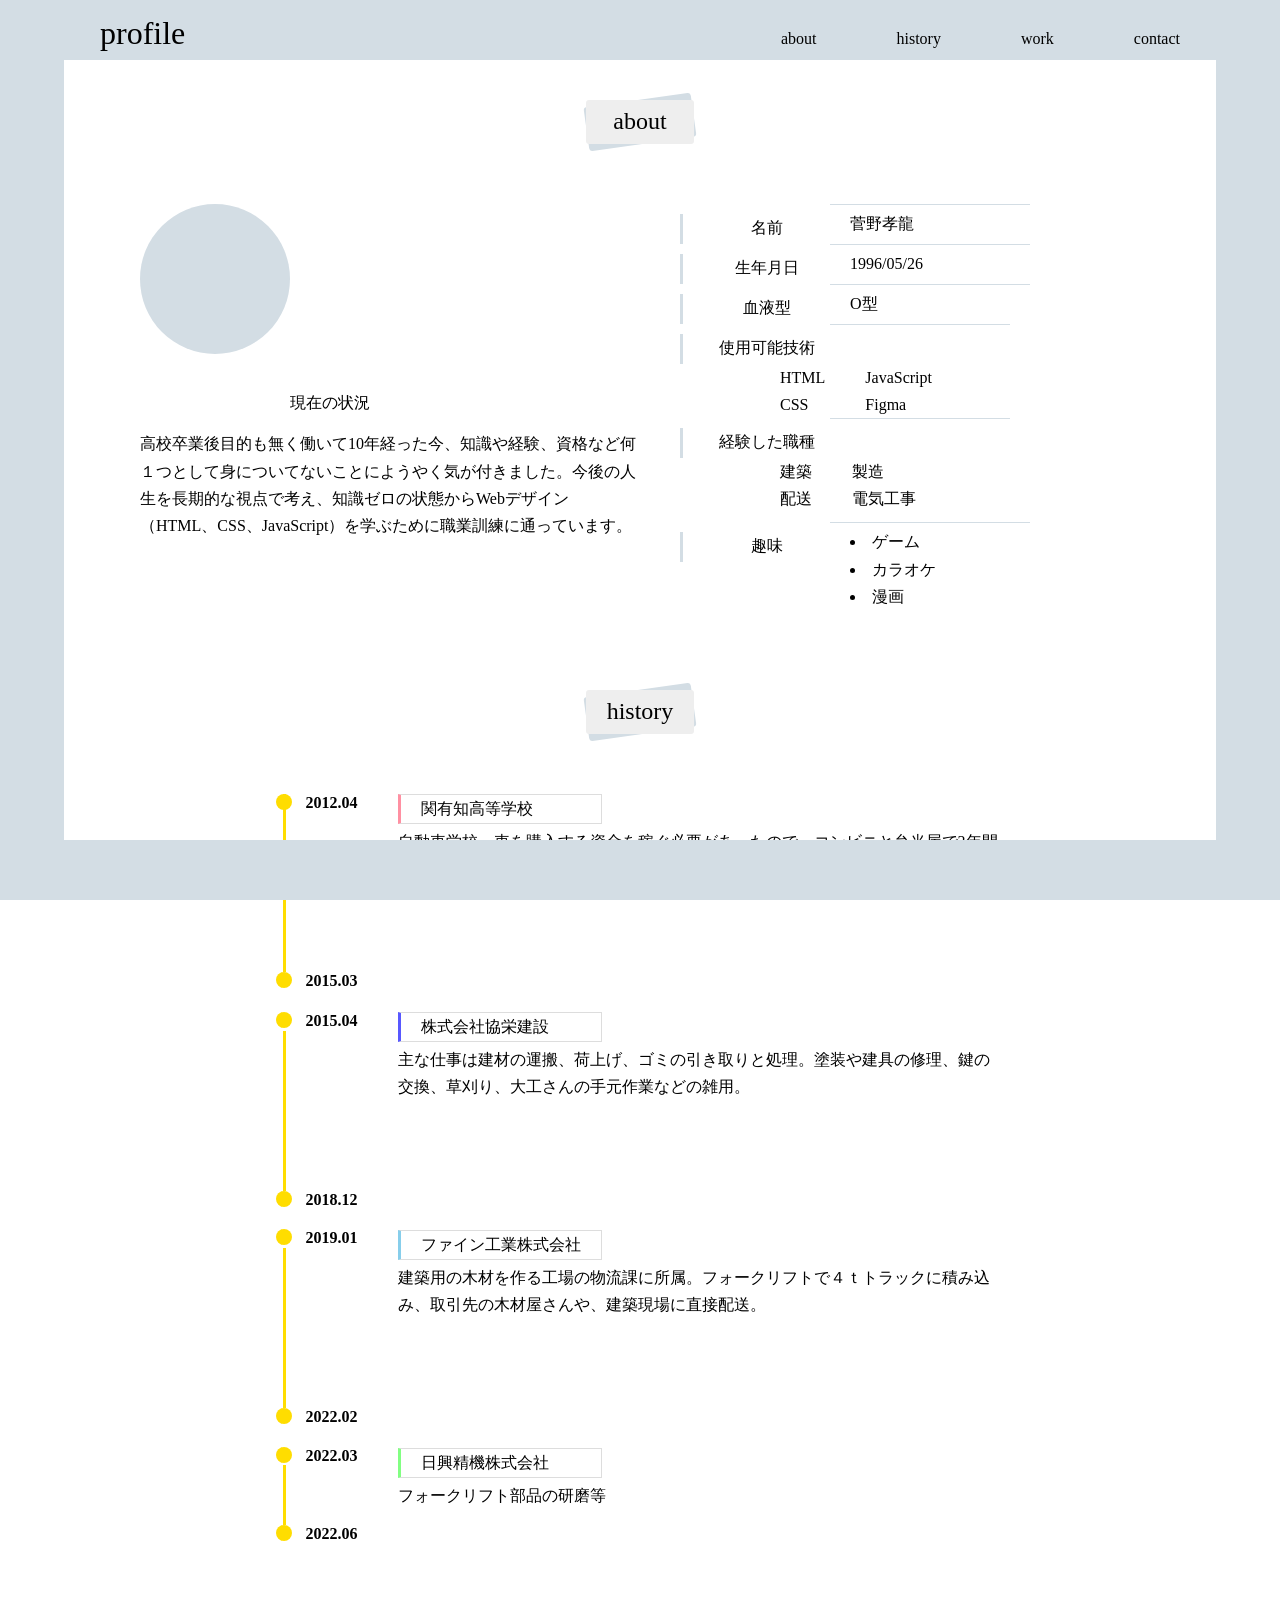
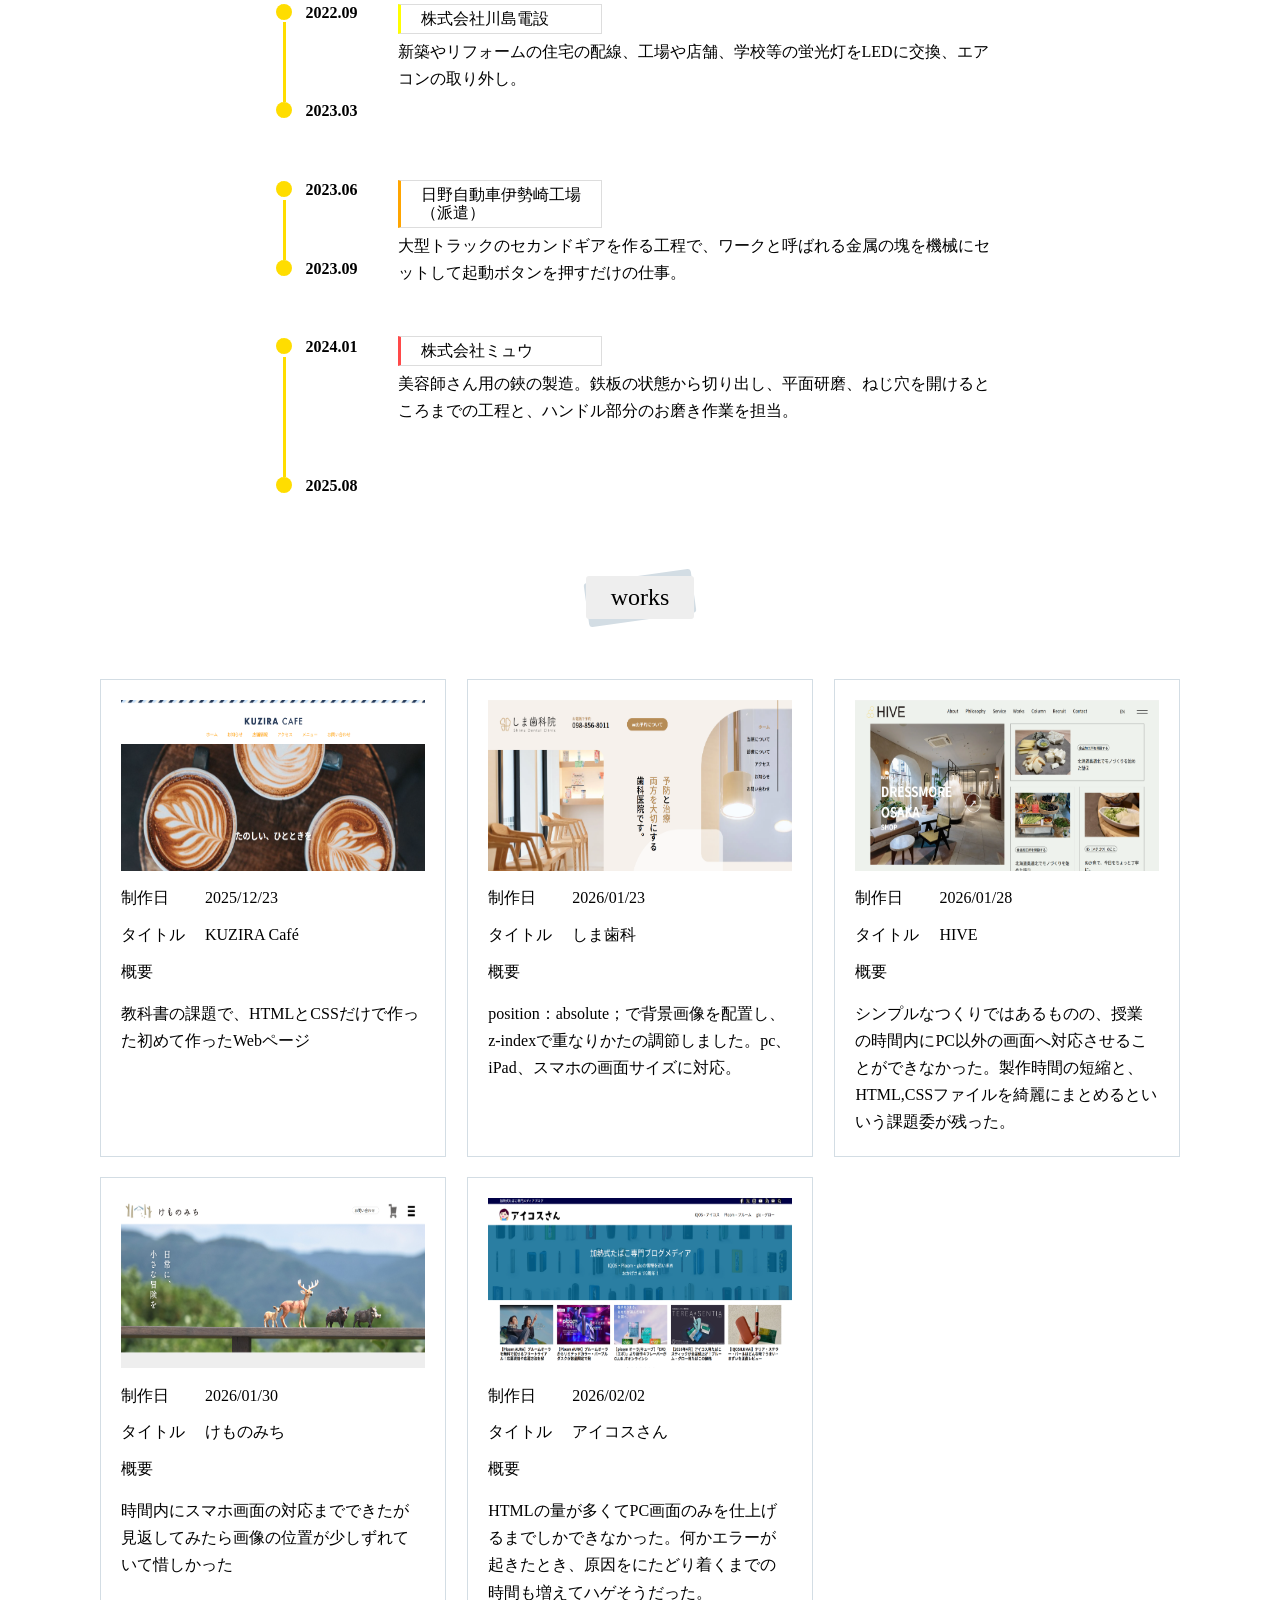
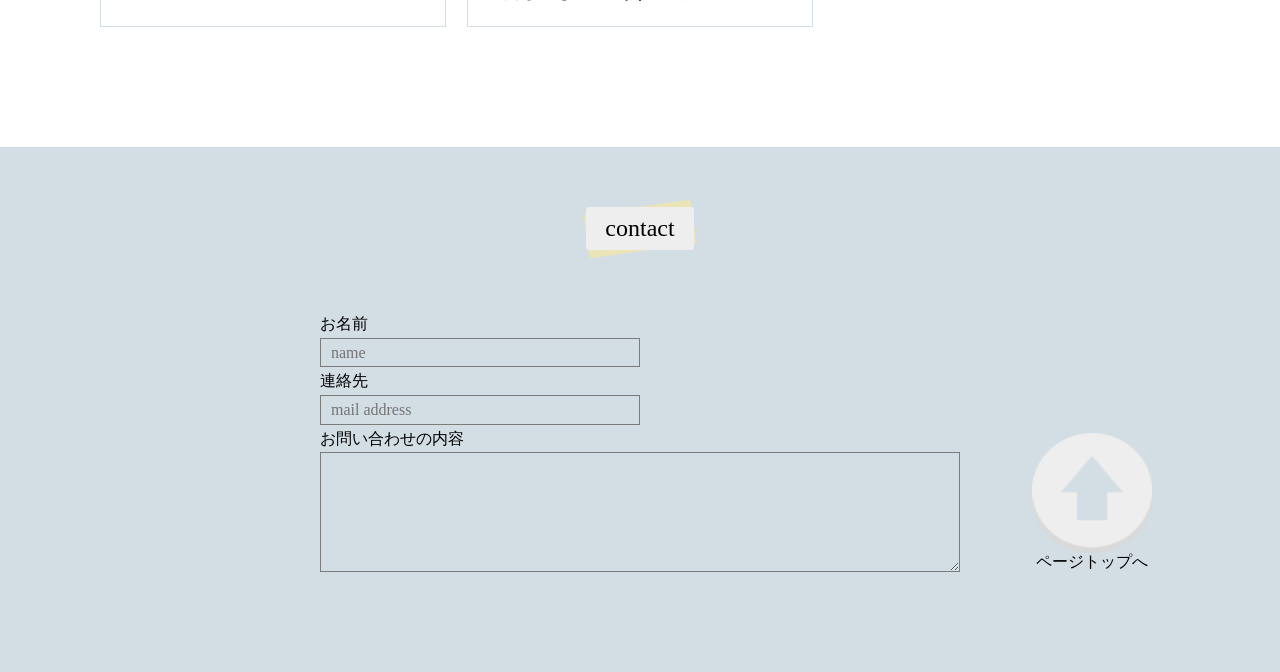
<file: HTML0206 portfolio/index.html>
<!DOCTYPE html>
<html lang="ja">
<head>
    <meta charset="UTF-8">
    <meta name="viewport" content="width=device-width, initial-scale=1.0">
    <link rel="stylesheet" href="destyle.css">
    <link rel="stylesheet" href="style.css">
    <title>Document</title>
</head>
<body>
    
    <header>
        <div class="flex">
            <h1>profile</h1>
            <nav>
                <ul class="flex nav_ul">
                    <li class="nav_li"><a href="#abo">about</a></li>
                    <li><a href="#his">history</a></li>
                    <li><a href="#wo">work</a></li>
                    <li><a href="#con">contact</a></li>
                </ul>
            </nav>
        </div>
    </header>

    <div class="frame_top"></div>
    <div class="frame_right"></div>
    <div class="frame_bottom"></div>
    <div class="frame_left"></div>

    <main>
        <div class="subtitle" id="abo">
            <h2 class="omote" id="ue">about</h2>
            <div class="ura"></div>
        </div>



        <div class="flex warp1000">
            <div class="left">
                
                <div class="flex">
                    <div class="icon"></div>
                    
                </div>
                <div class="flex text">
                    <div>現在の状況</div>
                </div><br>
                <p class="magin1000">
                    高校卒業後目的も無く働いて10年経った今、知識や経験、資格など何１つとして身についてないことにようやく気が付きました。今後の人生を長期的な視点で考え、知識ゼロの状態からWebデザイン（HTML、CSS、JavaScript）を学ぶために職業訓練に通っています。
                </p>
            </div>

            <div class="right">
                <div class="flex">
                    <div class="th">名前</div>
                    <div class="td">菅野孝龍</div>
                </div>
                <div class="flex">
                    <div class="th">生年月日</div>
                    <div class="td">1996/05/26</div>
                </div>
                <div class="flex">
                    <div class="th">血液型</div>
                    <div class="td">O型</div>
                </div>
                <div>
                    <div class="flex">
                        <div class="th">使用可能技術</div>
                        <div class="dummy td"></div>
                    </div>
                    <div class="flex gap40a">
                        <ul class="lh17">
                            <li>HTML</li>
                            <li>CSS</li>
                        </ul>
                        <ul class=" lh17">
                            <li>JavaScript</li>
                            <li>Figma</li>
                        </ul>
                    </div>
                </div>
                <div>
                    <div class="flex">
                        <div class="th">経験した職種</div>
                        <div class="dummy td"></div>
                    </div>
                    <div class="flex gap40b">
                    <ul class="lh17">
                        <li>建築</li>
                        <li>配送</li>
                    </ul>
                    <ul class="lh17">
                        <li>製造</li>
                        <li>電気工事</li>
                    </ul>
                    </div>
                </div>
                <div class="flex">
                    <div class="th">
                        趣味
                    </div>
                    <ul class="td list">
                        <li>ゲーム</li>
                        <li>カラオケ</li>
                        <li>漫画</li>
                    </ul>
                </div>             
            </div> 
        </div>

        <div class="subtitle" id="his">
            <h2 class="omote">history</h2>
            <div class="ura"></div>
        </div>
        <div class="flex history">
            <table>
                <tr>
                    <td><div class="maru"></div></td>
                    <th>2012.04</th>
                </tr>
                <tr>
                    <td  class="hight20"></td>
                </tr>
                <tr>
                    <td class="hight20"></td>
                </tr>
                <tr>
                    <td class="hight20"></td>
                </tr>
                <tr>
                    <td class="hight20"></td>
                </tr>
                <tr>
                    <td class="hight20"></td>
                </tr>
                <tr>
                    <td class="hight20"></td>
                </tr>
                <tr>
                    <td class="hight20"></td>
                </tr>
                <tr>
                    <td class="hight20"></td>
                </tr>
                <tr class="hight20">
                    <td class="maru"></td>
                    <th>2015.03</th>
                </tr>
                <tr>
                    <td class="none hight20"></td>
                    <th></th>
                </tr>
                <tr>
                    <td class="maru"></td>
                    <th>2015.04</th>
                </tr>
                <tr>
                    <td class="hight20"></td>
                </tr>
                <tr  class="hight20">
                    <td class="hight20"></td>
                </tr>
                <tr>
                    <td class="hight20"></td>
                </tr>
                <tr>
                    <td class="hight20"></td>
                </tr>
                <tr>
                    <td class="hight20"></td>
                </tr>
                <tr>
                    <td class="hight20"></td>
                </tr>
                <tr>
                    <td class="hight20"></td>
                </tr>
                <tr>
                    <td class="hight20"></td>
                </tr>
                <tr>
                    <td class="maru"></td>
                    <th>2018.12</th>
                </tr>
                <tr>
                    <td class="none hight20"></td>
                </tr>
                <tr>
                    <td class="maru"></td>
                    <th>2019.01</th>
                </tr>
                <tr>
                    <td class="hight20"></td>
                </tr>
                <tr>
                    <td class="hight20"></td>
                </tr>
                <tr>
                    <td class="hight20"></td>
                </tr>
                <tr>
                    <td class="hight20"></td>
                </tr>
                <tr>
                    <td class="hight20"></td>
                </tr>
                <tr>
                    <td class="hight20"></td>
                </tr>
                <tr>
                    <td class="hight20"></td>
                </tr>
                <tr>
                    <td class="hight20"></td>
                </tr>
                <tr>
                    <td class="maru"></td>
                    <th>2022.02</th>
                </tr>
                <tr>
                    <td class="none hight20"></td>
                </tr>
                <tr>
                    <td class="maru"></td>
                    <th>2022.03</th>
                </tr>
                <tr>
                    <td  class="hight20"></td>
                </tr>
                <tr>
                    <td class="hight20"></td>
                </tr><tr>
                    <td class="hight20"></td>
                </tr>
                <tr>
                    <td class="maru"></td>
                    <th>2022.06</th>
                </tr>
                <tr>
                    <td class="none hight20"></td>
                </tr>
                <tr>
                    <td class="none hight20"></td>
                </tr>
                <tr>
                    <td class="none hight20"></td>
                </tr>
                <tr>
                    <td class="maru"></td>
                    <th>2022.09</th>
                </tr>
                <tr>
                    <td class="hight20"></td>
                </tr>
                <tr>
                    <td class="hight20"></td>
                </tr>
                <tr>
                    <td class="hight20"></td>
                </tr>
                <tr>
                    <td class="hight20"></td>
                </tr>
                <tr>
                    <td class="maru"></td>
                    <th>2023.03</th>
                </tr>
                <tr>
                    <td class="none hight20"></td>
                </tr>
                <tr>
                    <td class="none hight20"></td>
                </tr>
                <tr>
                    <td class="none hight20"></td>
                </tr>
                <tr>
                    <td class="maru"></td>
                    <th>2023.06</th>
                </tr>
                <tr>
                    <td class="hight20"></td>
                </tr>
                <tr>
                    <td class="hight20"></td>
                </tr>
                <tr>
                    <td class="hight20"></td>
                </tr>
                <tr>
                    <td class="maru"></td>
                    <th>2023.09</th>
                </tr>
                <tr>
                    <td class="none hight20"></td>
                </tr>
                <tr>
                    <td class="none hight20"></td>
                </tr>
                <tr>
                    <td class="none hight20"></td>
                </tr>
                <tr>
                    <td class="maru"></td>
                    <th>2024.01</th>
                </tr>
                <tr>
                    <td class="hight20"></td>

                </tr>
                <tr>
                    <td class="hight20"></td>
                </tr>
                <tr>
                    <td class="hight20"></td>
                </tr>
                <tr>
                    <td class="hight20"></td>
                </tr>
                <tr>
                    <td class="hight20"></td>
                </tr>
                <tr>
                    <td class="hight20"></td>
                </tr>
                <tr>
                    <td class="maru"></td>
                    <th>2025.08</th>
                </tr>
            </table>
            <div>
                <div class="koukou">
                    <div class="pink">関有知高等学校</div>
                    <p class="max_width">
                        自動車学校、車を購入する資金を稼ぐ必要があったので、コンビニと弁当屋で3年間アルバイトを続ける。
                    </p>
                </div>
                <div class="kyouei">
                    <div class="blue">株式会社協栄建設</div>
                    <p class="max_width">
                        主な仕事は建材の運搬、荷上げ、ゴミの引き取りと処理。塗装や建具の修理、鍵の交換、草刈り、大工さんの手元作業などの雑用。
                    </p>
                </div>
                <div class="fine">
                    <div class="skyblue">ファイン工業株式会社</div>
                    <p class="max_width">
                        建築用の木材を作る工場の物流課に所属。フォークリフトで４ｔトラックに積み込み、取引先の木材屋さんや、建築現場に直接配送。
                    </p>
                </div>
                <div class="nikkou">
                    <div class="green">日興精機株式会社</div>
                    <p class="max_width">
                        フォークリフト部品の研磨等
                    </p>
                </div>
                <div class="kawashima">
                    <div class="yellow">株式会社川島電設</div>
                    <p class="max_width">
                        新築やリフォームの住宅の配線、工場や店舗、学校等の蛍光灯をLEDに交換、エアコンの取り外し。
                    </p>
                </div>
                <div class="hino">
                    <div class="orange">日野自動車伊勢崎工場（派遣）</div>
                    <p class="max_width">
                        大型トラックのセカンドギアを作る工程で、ワークと呼ばれる金属の塊を機械にセットして起動ボタンを押すだけの仕事。
                    </p>
                </div>
                <div class="myu">
                    <div class="red">株式会社ミュウ</div>
                    <p class="max_width">
                        美容師さん用の鋏の製造。鉄板の状態から切り出し、平面研磨、ねじ穴を開けるところまでの工程と、ハンドル部分のお磨き作業を担当。
                    </p>
                </div>
            </div>
        </div>

        <div class="subtitle" id="wo">
            <h2 class="omote">works</h2>
            <div class="ura"></div>
        </div>

        <div class="flex warp gap">
            <div class="width340px mb">
                <div>
                    <img src="images/kuziracafe.png">
                </div><br>
                <div>制作日　 　2025/12/23</div><br>
                <div>タイトル 　KUZIRA Café</div><br>
                <div>概要</div><br>
                <p>教科書の課題で、HTMLとCSSだけで作った初めて作ったWebページ</p><br>
            </div>
            <div class="width340px mb">
                <div>
                    <img src="images/shimashika.png">
                </div><br>
                <div>制作日　 　2026/01/23</div><br>
                <div>タイトル 　しま歯科</div><br>
                <div>概要</div><br>
                <p>position：absolute；で背景画像を配置し、z-indexで重なりかたの調節しました。pc、iPad、スマホの画面サイズに対応。</p>
            </div>
            <div class="width340px mb">
                <div>
                    <img src="images/hive.png">
                </div><br>
                <div>制作日　 　2026/01/28</div><br>
                <div>タイトル 　HIVE</div><br>
                <div>概要</div><br>
                <p>シンプルなつくりではあるものの、授業の時間内にPC以外の画面へ対応させることができなかった。製作時間の短縮と、HTML,CSSファイルを綺麗にまとめるといいう課題委が残った。</p>
            </div>
            <div class="width340px mb">
                <div>
                    <img src="images/kemono.png">
                </div><br>
                <div>制作日　 　2026/01/30</div><br>
                <div>タイトル 　けものみち</div><br>
                <div>概要</div><br>
                <p>時間内にスマホ画面の対応までできたが見返してみたら画像の位置が少しずれていて惜しかった</p>
            </div>
            <div class="width340px mb">
                <div>
                    <img src="images/icos.png">
                </div><br>
                <div>制作日　 　2026/02/02</div><br>
                <div>タイトル 　アイコスさん</div><br>
                <div>概要</div><br>
                <p>HTMLの量が多くてPC画面のみを仕上げるまでしかできなかった。何かエラーが起きたとき、原因をにたどり着くまでの時間も増えてハゲそうだった。</p>
            </div>
        </div>
    </main>
    
    <footer>
        <div class="subtitle" id="con">
            <h2 class="omote">contact</h2>
            <div class="ura2"></div>
        </div>

        <form>
            <p>
                お名前<br>
                <input type="text" name="name" placeholder="name" id="namae">
            </p>
            <p>
                連絡先<br>
                <input type="text" name="mail" placeholder="mail address" id="mail">
            </p>
            <p>
                お問い合わせの内容<br>
                <textarea name="massage"></textarea>
            </p>
            
        </form>

            <a class="yazirushi" href="index.html#ue">
                <img class="top" src="images/Group 14.png">
                <div>ページトップへ</div>
            </a>
            
    </footer>
    


</body>
</html>
</file>
<file: HTML0206 portfolio/destyle.css>
/*! destyle.css v4.0.1 | MIT License | https://github.com/nicolas-cusan/destyle.css */

/* Reset box-model and set borders */
/* ============================================ */

*,
::before,
::after {
  box-sizing: border-box;
  border-style: solid;
  border-width: 0;
  min-width: 0;
}

/* Document */
/* ============================================ */

/**
 * 1. Correct the line height in all browsers.
 * 2. Prevent adjustments of font size after orientation changes in iOS.
 * 3. Remove gray overlay on links for iOS.
 */

html {
  line-height: 1.15; /* 1 */
  -webkit-text-size-adjust: 100%; /* 2 */
  -webkit-tap-highlight-color: transparent; /* 3*/
}

/* Sections */
/* ============================================ */

/**
 * Remove the margin in all browsers.
 */

body {
  margin: 0;
}

/**
 * Render the `main` element consistently in IE.
 */

main {
  display: block;
}

/* Vertical rhythm */
/* ============================================ */

p,
table,
blockquote,
address,
pre,
iframe,
form,
figure,
dl {
  margin: 0;
}

/* Headings */
/* ============================================ */

h1,
h2,
h3,
h4,
h5,
h6 {
  font-size: inherit;
  font-weight: inherit;
  margin: 0;
}

/* Lists (enumeration) */
/* ============================================ */

ul,
ol {
  margin: 0;
  padding: 0;
  list-style: none;
}

/* Lists (definition) */
/* ============================================ */

dt {
  font-weight: bold;
}

dd {
  margin-left: 0;
}

/* Grouping content */
/* ============================================ */

/**
 * 1. Add the correct box sizing in Firefox.
 * 2. Show the overflow in Edge and IE.
 */

hr {
  box-sizing: content-box; /* 1 */
  height: 0; /* 1 */
  overflow: visible; /* 2 */
  border-top-width: 1px;
  margin: 0;
  clear: both;
  color: inherit;
}

/**
 * 1. Correct the inheritance and scaling of font size in all browsers.
 * 2. Correct the odd `em` font sizing in all browsers.
 */

pre {
  font-family: monospace, monospace; /* 1 */
  font-size: inherit; /* 2 */
}

address {
  font-style: inherit;
}

/* Text-level semantics */
/* ============================================ */

/**
 * Remove the gray background on active links in IE 10.
 */

a {
  background-color: transparent;
  text-decoration: none;
  color: inherit;
}

/**
 * 1. Remove the bottom border in Chrome 57-
 * 2. Add the correct text decoration in Chrome, Edge, IE, Opera, and Safari.
 */

abbr[title] {
  text-decoration: underline dotted; /* 2 */
}

/**
 * Add the correct font weight in Chrome, Edge, and Safari.
 */

b,
strong {
  font-weight: bolder;
}

/**
 * 1. Correct the inheritance and scaling of font size in all browsers.
 * 2. Correct the odd `em` font sizing in all browsers.
 */

code,
kbd,
samp {
  font-family: monospace, monospace; /* 1 */
  font-size: inherit; /* 2 */
}

/**
 * Add the correct font size in all browsers.
 */

small {
  font-size: 80%;
}

/**
 * Prevent `sub` and `sup` elements from affecting the line height in
 * all browsers.
 */

sub,
sup {
  font-size: 75%;
  line-height: 0;
  position: relative;
  vertical-align: baseline;
}

sub {
  bottom: -0.25em;
}

sup {
  top: -0.5em;
}

/* Replaced content */
/* ============================================ */

/**
 * Prevent vertical alignment issues.
 */

svg,
img,
embed,
object,
iframe {
  vertical-align: bottom;
}

/* Forms */
/* ============================================ */

/**
 * Reset form fields to make them styleable.
 * 1. Make form elements stylable across systems iOS especially.
 * 2. Inherit text-transform from parent.
 */

button,
input,
optgroup,
select,
textarea {
  -webkit-appearance: none; /* 1 */
  appearance: none;
  vertical-align: middle;
  color: inherit;
  font: inherit;
  background: transparent;
  padding: 0;
  margin: 0;
  border-radius: 0;
  text-align: inherit;
  text-transform: inherit; /* 2 */
}

/**
 * Correct cursors for clickable elements.
 */

button,
[type="button"],
[type="reset"],
[type="submit"] {
  cursor: pointer;
}

button:disabled,
[type="button"]:disabled,
[type="reset"]:disabled,
[type="submit"]:disabled {
  cursor: default;
}

/**
 * Improve outlines for Firefox and unify style with input elements & buttons.
 */

:-moz-focusring {
  outline: auto;
}

select:disabled {
  opacity: inherit;
}

/**
 * Remove padding
 */

option {
  padding: 0;
}

/**
 * Reset to invisible
 */

fieldset {
  margin: 0;
  padding: 0;
  min-width: 0;
}

legend {
  padding: 0;
}

/**
 * Add the correct vertical alignment in Chrome, Firefox, and Opera.
 */

progress {
  vertical-align: baseline;
}

/**
 * Remove the default vertical scrollbar in IE 10+.
 */

textarea {
  overflow: auto;
}

/**
 * Correct the cursor style of increment and decrement buttons in Chrome.
 */

[type="number"]::-webkit-inner-spin-button,
[type="number"]::-webkit-outer-spin-button {
  height: auto;
}

/**
 * Correct the outline style in Safari.
 */

[type="search"] {
  outline-offset: -2px; /* 1 */
}

/**
 * Remove the inner padding in Chrome and Safari on macOS.
 */

[type="search"]::-webkit-search-decoration {
  -webkit-appearance: none;
}

/**
 * 1. Correct the inability to style clickable types in iOS and Safari.
 * 2. Fix font inheritance.
 */

::-webkit-file-upload-button {
  -webkit-appearance: button; /* 1 */
  font: inherit; /* 2 */
}

/**
 * Fix appearance for Firefox
 */
[type="number"] {
  -moz-appearance: textfield;
}

/**
 * Clickable labels
 */

label[for] {
  cursor: pointer;
}

/* Interactive */
/* ============================================ */

/*
 * Add the correct display in Edge, IE 10+, and Firefox.
 */

details {
  display: block;
}

/*
 * Add the correct display in all browsers.
 */

summary {
  display: list-item;
}

/*
 * Remove outline for editable content.
 */

[contenteditable]:focus {
  outline: auto;
}

/* Tables */
/* ============================================ */

/**
1. Correct table border color inheritance in all Chrome and Safari.
*/

table {
  border-color: inherit; /* 1 */
  border-collapse: collapse;
}

caption {
  text-align: left;
}

td,
th {
  vertical-align: top;
  padding: 0;
}

th {
  text-align: left;
  font-weight: bold;
}
</file>
<file: HTML0206 portfolio/style.css>
header{
    position: fixed;
    top: 0;
    left: 0;
    z-index: 2;
    width: 100%;
}
.gap40a{
    gap: 40px;
    margin-left: 100px;
}
.gap40b{
    gap: 40px;
    margin-left: 100px;
    margin-bottom: 10px;
}
main{
    margin:100px 100px 100px 100px;
}
h1{
    font-size: 32px;
    width:40%;
    margin:15px auto 20px 100px;
}
h2{
    font-size: 24px;
}
nav{
    width: 50%;
}
.nav_ul{
    margin: 30px 100px 0px auto;
    gap: 80px;
}
.nav_li{
    margin-left: auto;
}
p,.th,.td,.lh17{
    line-height: 1.7;
}
.list{
    list-style-type:disc ;
    list-style-position: inside;
}
.flex{
    display: flex;
}
.warp{
    flex-wrap: wrap;
}
.gap{
    gap: 2%;
}
.ta_center{
    text-align: center;
}
.f_12{
    font-size: 12px;
}
.f_14{
    font-size: 14px;
}
.icon{
    width: 150px;
    height: 150px;
    background-color: #D3DDE4;
    border-radius: 50%;
    margin-bottom: 40px;
}
.subtitle{
    text-align: center;
    position: relative;
    text-align: center;
    width: 108px;
    margin-left: auto;
    margin-right: auto;
    margin-bottom: 60px;
}
.omote{
    background-color: #eeeeee;
    padding: 8px 0px;
    width: 108px;
    border-radius: 3px;
}
.ura{
    background-color: #D3DDE4;
    height: 44px;
    width: 108px;
    transform: rotate(-8deg);
    position: absolute;
    top: 0;left: 0;
    z-index: -1;
    border-radius: 3px;
    text-align: center;
}
.left{
    width: 50%;
    margin-left: 40px;
}
.right{
    width: 50%;
    margin-left: 40px;
    margin-bottom: 80px;
}
.th{
    border-left:3px solid #D3DDE4;
    padding:0px 0px 30px 20px;
    height: 20px;
    margin-top: 10px;
    width: 30%;
    text-align: center;
}
.td{
    border-top:1px solid #D3DDE4 ;
    width: 40%;
    padding: 5px 0px 0px 20px;
}
.tag1{
    border-left:3px solid #D3DDE4;
    height: 40px;
    width: 35%;
    text-align: center;
    padding-top:7px ;
    margin-left: 20px;
}
.tag2{
    border-top: 1px solid #D3DDE4;
    width: 60%;
    padding-left: 20px;
}
.dummy{
    width: 180px;
    height: 16px;
}
.frame_top{
    height: 60px;
    width: 100%;
    background-color: #D3DDE4;
    position: absolute;
    top: 0;left: 0;
    position: fixed;
    z-index: 1;
}
.frame_bottom{
    height: 60px;
    width: 100%;
    background-color: #D3DDE4;
    position: absolute;
    bottom: 0;left: 0;
    position: fixed;
    z-index: 1;
}
.frame_right{
    height: 100%;
    width: 5%;
    background-color: #D3DDE4;
    position: absolute;
    top: 0;right: 0;
    position: fixed;
    z-index: 1;
}
.frame_left{
    height: 100%;
    width: 5%;
    background-color: #D3DDE4;
    position: absolute;
    top: 0;left: 0;
    position: fixed;
    z-index: 1;
}
.width20{
    width: 20%;
}
.width70{
    width: 70%;
    margin: 30px 0px 0px 0px;
}
.text{
    margin-left: 30%;
}
.pa{
    padding-left: 15px;
    margin-right: 15px;
}
.maru{
    background-color: rgb(255, 221, 0);
    width: 16px;
    height: 16px;
    padding: 4px;
    border-radius: 50%;
    position: absolute;
    top: 0px;
    left: -8px;
}
tr{
    position: relative;
}
td{
    border-left:3px rgb(255, 221, 0) solid;
}
th{
    padding: 0px 0px 0px 20px;
}
.none{
    border-left:3px white solid;
}
.hight20{
    height: 20px;
}
.koukou{
    height: 196px;
    margin-bottom: 22px;
}
.kyouei{
    height: 196px;
    margin-bottom: 22px;
}
.fine{
    height: 196px;
    margin-bottom: 22px;
}
.nikkou{
    height: 96px;
    margin-bottom: 60px;
}
.kawashima{
    height: 116px;
    margin-bottom: 60px;
}
.hino{
    height: 96px;
    margin-bottom: 60px;
}
.myu{
    height: 160px;
}
.pink,.blue,.skyblue,.green,.yellow,.orange,.red{
    border: #dddddd 1px solid;
    padding: 5px 20px 5px 20px;
    width: 204px;
    margin-left: 40px;
    margin-bottom: 4px;
}
.pink{
    border-left:3px solid rgb(255, 144, 162) ;
}
.blue{
    border-left:3px solid rgb(88, 88, 255);
}
.skyblue{
    border-left:3px solid skyblue ;
}
.green{
    border-left:3px solid rgb(130, 255, 130);
}
.yellow{
    border-left:3px solid yellow;
}
.orange{
    border-left:3px solid orange;
}
.red{
    border-left:3px solid rgb(255, 73, 73) ;
}
.max_width{
    width: 100%;
    max-width: 600px;
    margin-left: 40px;
    margin-right: auto;
}
.history{
    width: 100%;
    justify-content: center;
    margin-bottom: 80px;
}
img{
    width: 100%;
    aspect-ratio: calc(16/9);
}
.width340px{
    width: 32%;
    padding: 20px;
    border: #D3DDE4 solid 1px;
}
.mb{
    margin-bottom: 20px;
}
footer{
    position: relative;
    padding-top: 60px;
    padding-bottom: 100px;
    background-color: #D3DDE4;
    z-index: 1;
    
}
.omote2{
    background-color: #eeeeee;
    padding: 8px 0px;
    width: 108px;
    border-radius: 3px;
    position: relative;
    z-index: 1;
}
.ura2{
    background-color: #ebe4b7;
    height: 44px;
    width: 108px;
    transform: rotate(-8deg);
    position: absolute;
    top: 0;left: 0;
    border-radius: 3px;
    text-align: center;
    z-index: -1;
}
#namae,#mail,textarea{
    border: #7c7c7c 1px solid;
    padding: 0px 0px 0px 10px;
    width: 50%;
}
textarea{
    padding: 0px 0px 0px 10px;
    width: 100%;
    height: 120px;
}
form{
    width: 50%;
    margin-left: auto;
    margin-right: auto;
}
.top{
    width: 120px;
    height: 120px;
}
.yazirushi{
    position: absolute;
    bottom: 100px;
    right: 10%;
    text-align: center;
    z-index: 10;
}



@media screen and (max-width:1000px){
    .warp1000{
        flex-wrap: wrap;
    }
    .left,.right{
        width: 100%;
    }
    .text{
        margin-left: 20%;
    }
    .magin1000{
        margin-top: 30px;
        margin-bottom: 30px;
    }
    .right{
        justify-content: center;
    }
    .width340px{
        width: 48%;
        padding: 20px;
    }

}

@media screen and (max-width:820px){
    .yazirushi{
        width: 100%;
        position: absolute;
        bottom: 20px;
        left: auto;
        right: auto;
    }
    .top{
        width: 80px;
        height: 80px;
    }
    form{
        margin-bottom: 40px;
    }
    .nav_ul{
        gap: 60px;
        margin: 30px 100px 0px 0px;
    }
    footer{
        padding-top: 100px;
        padding-bottom: 100px;
    }
    main{
    margin:100px 70px 100px 70px;
}
p{
    font-size: 14px;
}
h1{
    width: 36%;
    margin:15px auto 20px 80px;
}
}

@media screen and (max-width:560px){
    .width340px{
        width: 96%;
        padding: 20px;
    }
    h1{
    width:25%;
    margin:15px auto 20px 60px;
}
}
</file>
